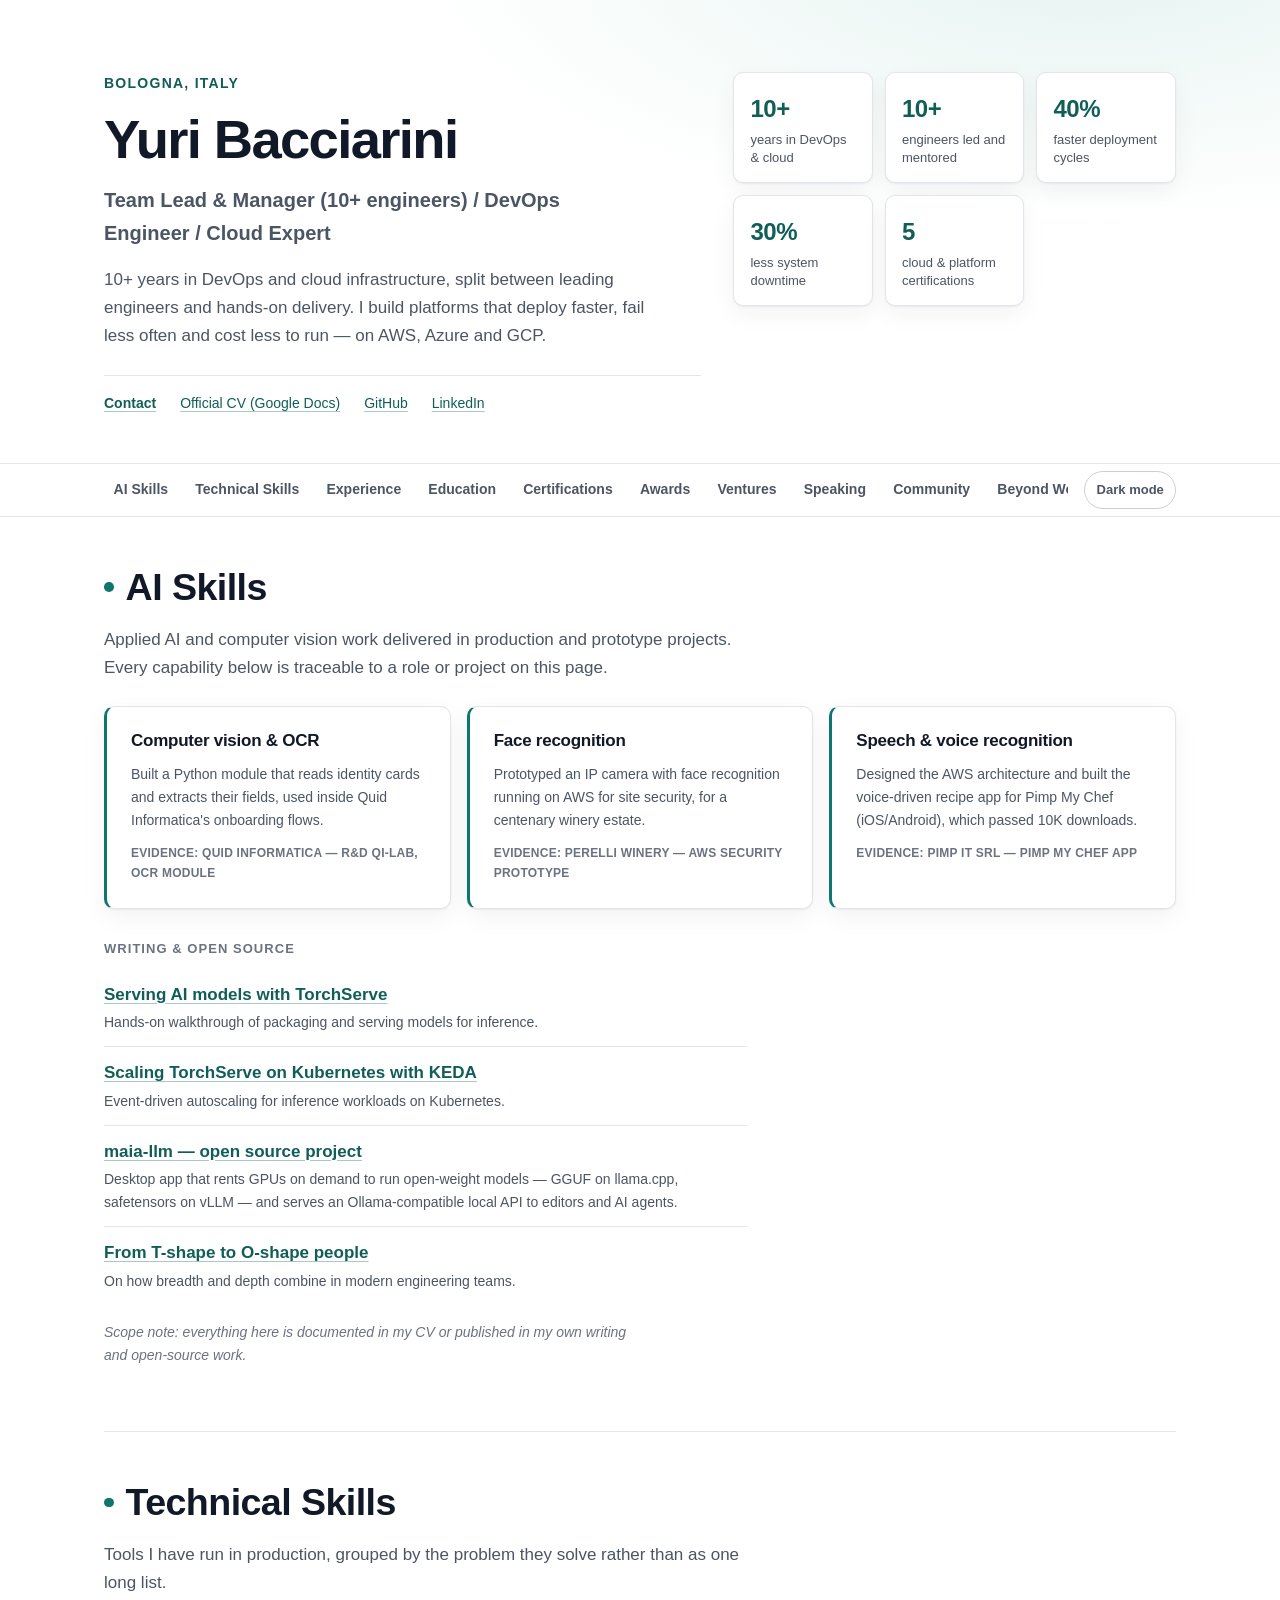
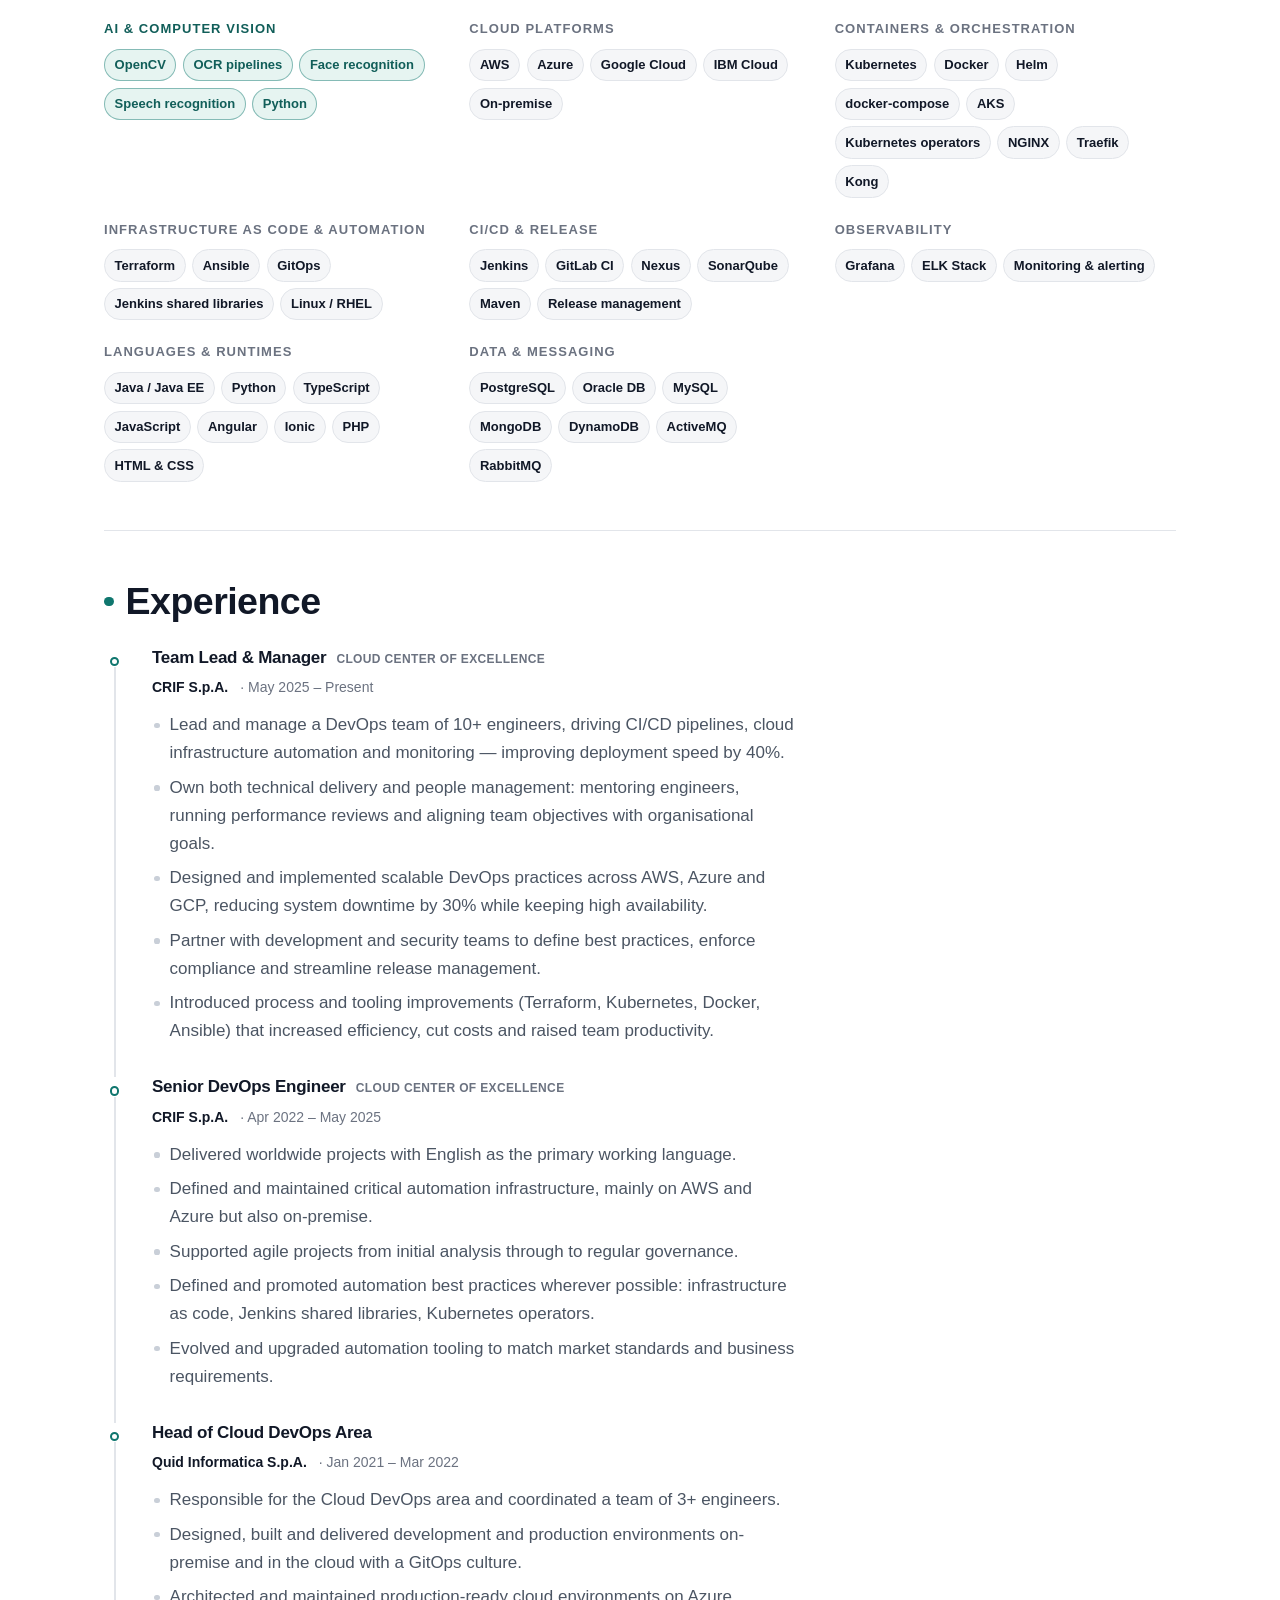
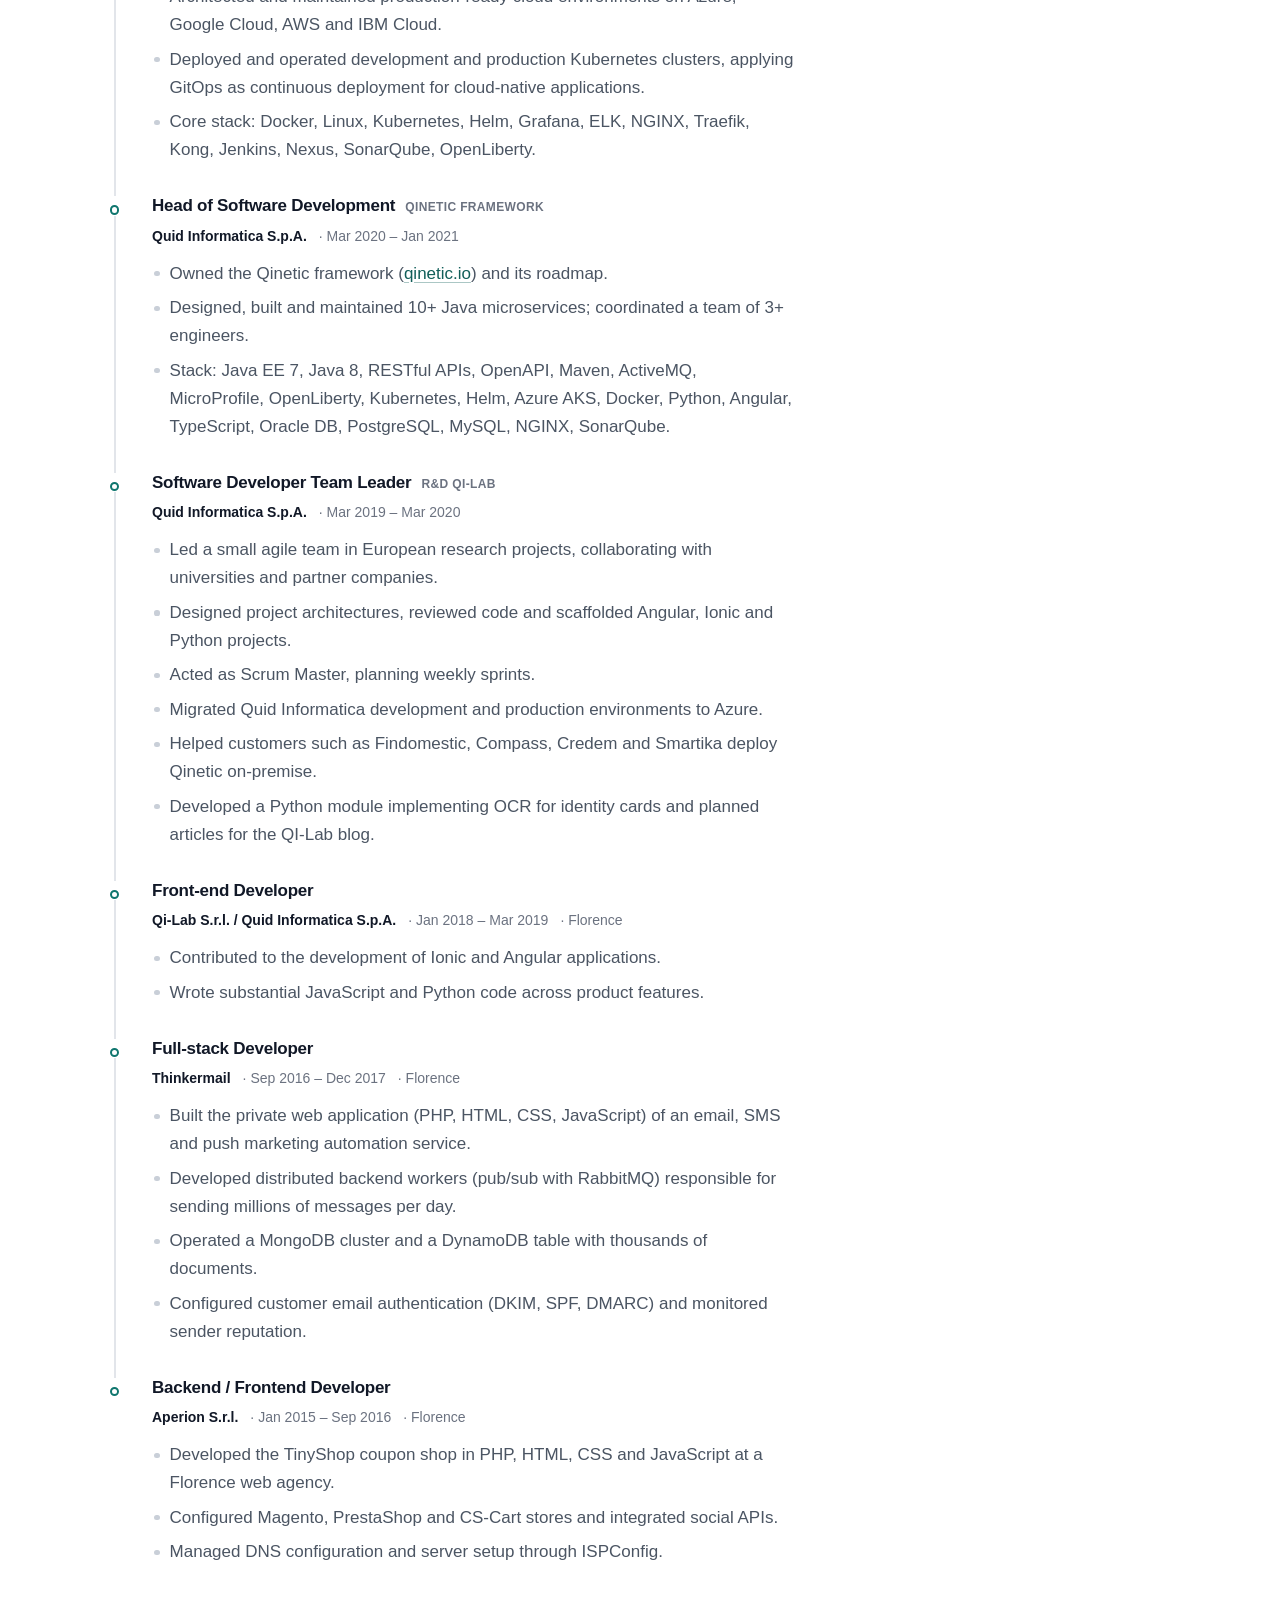
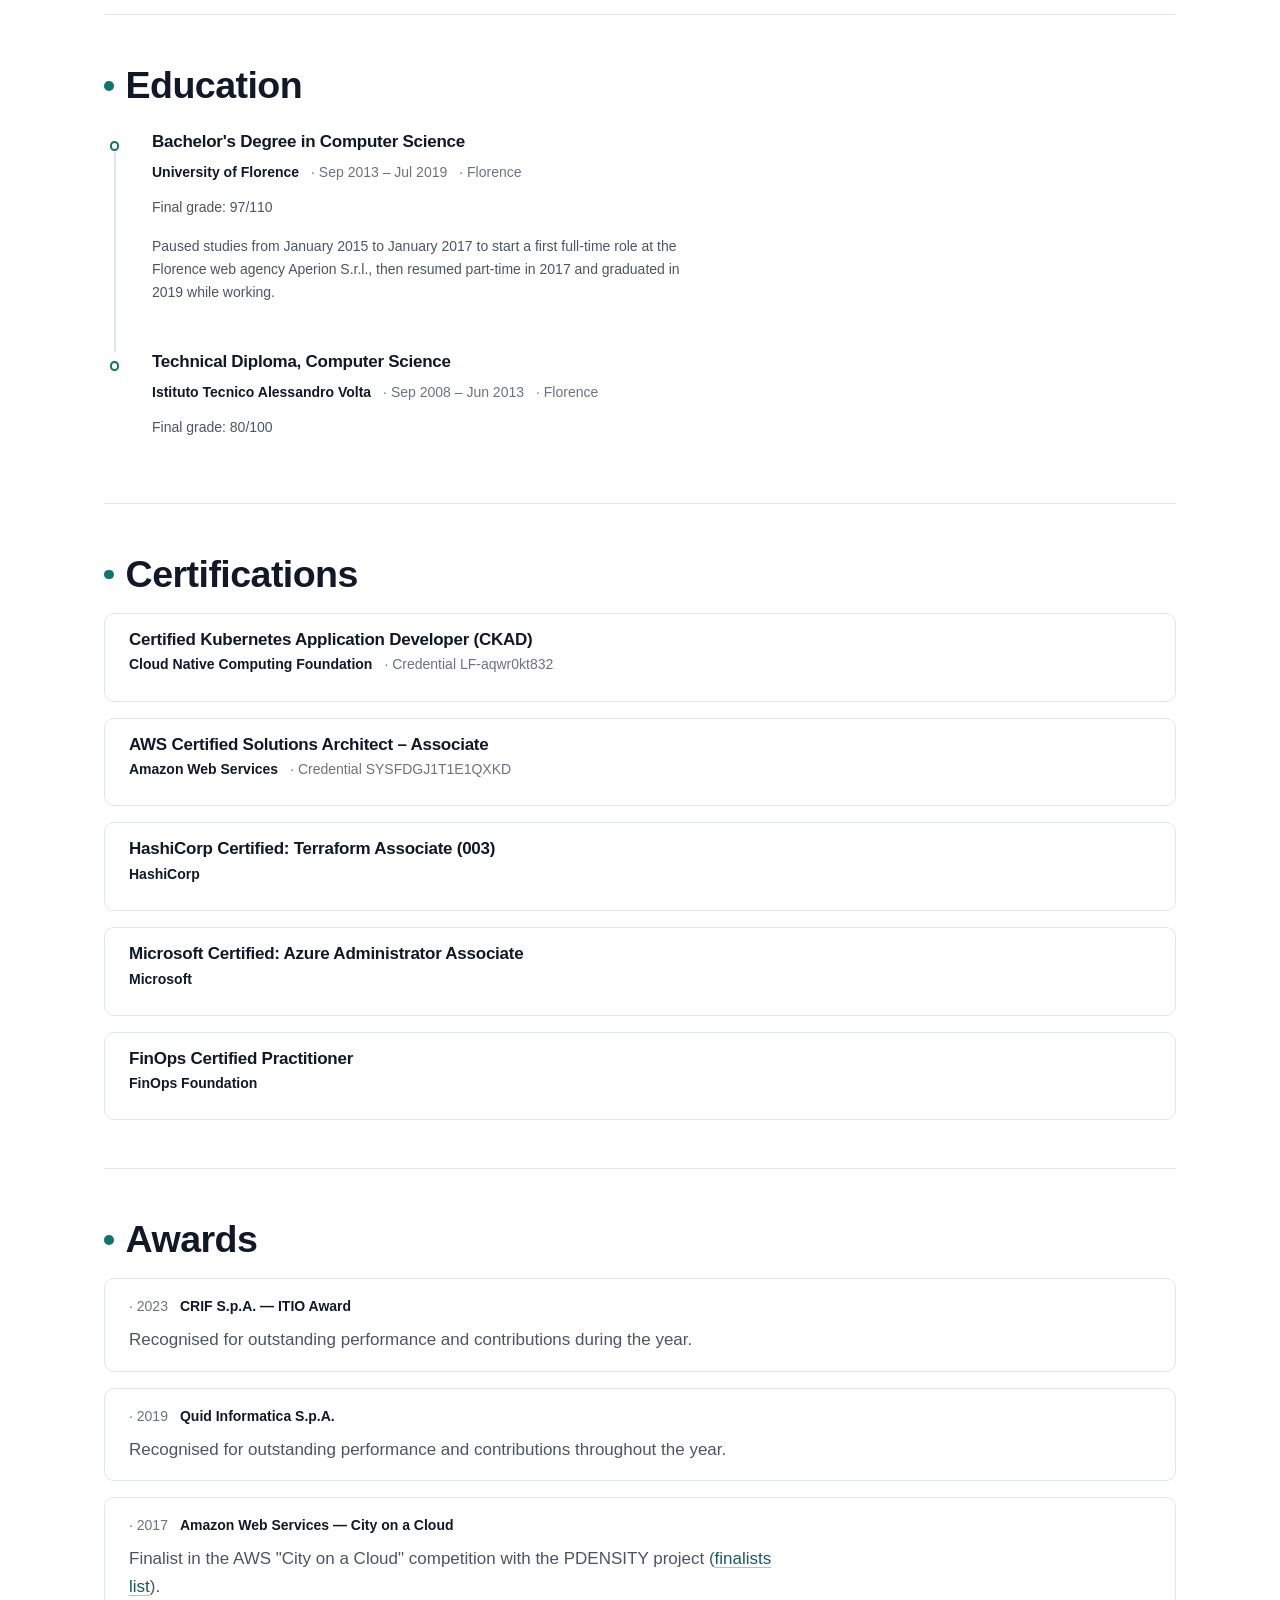
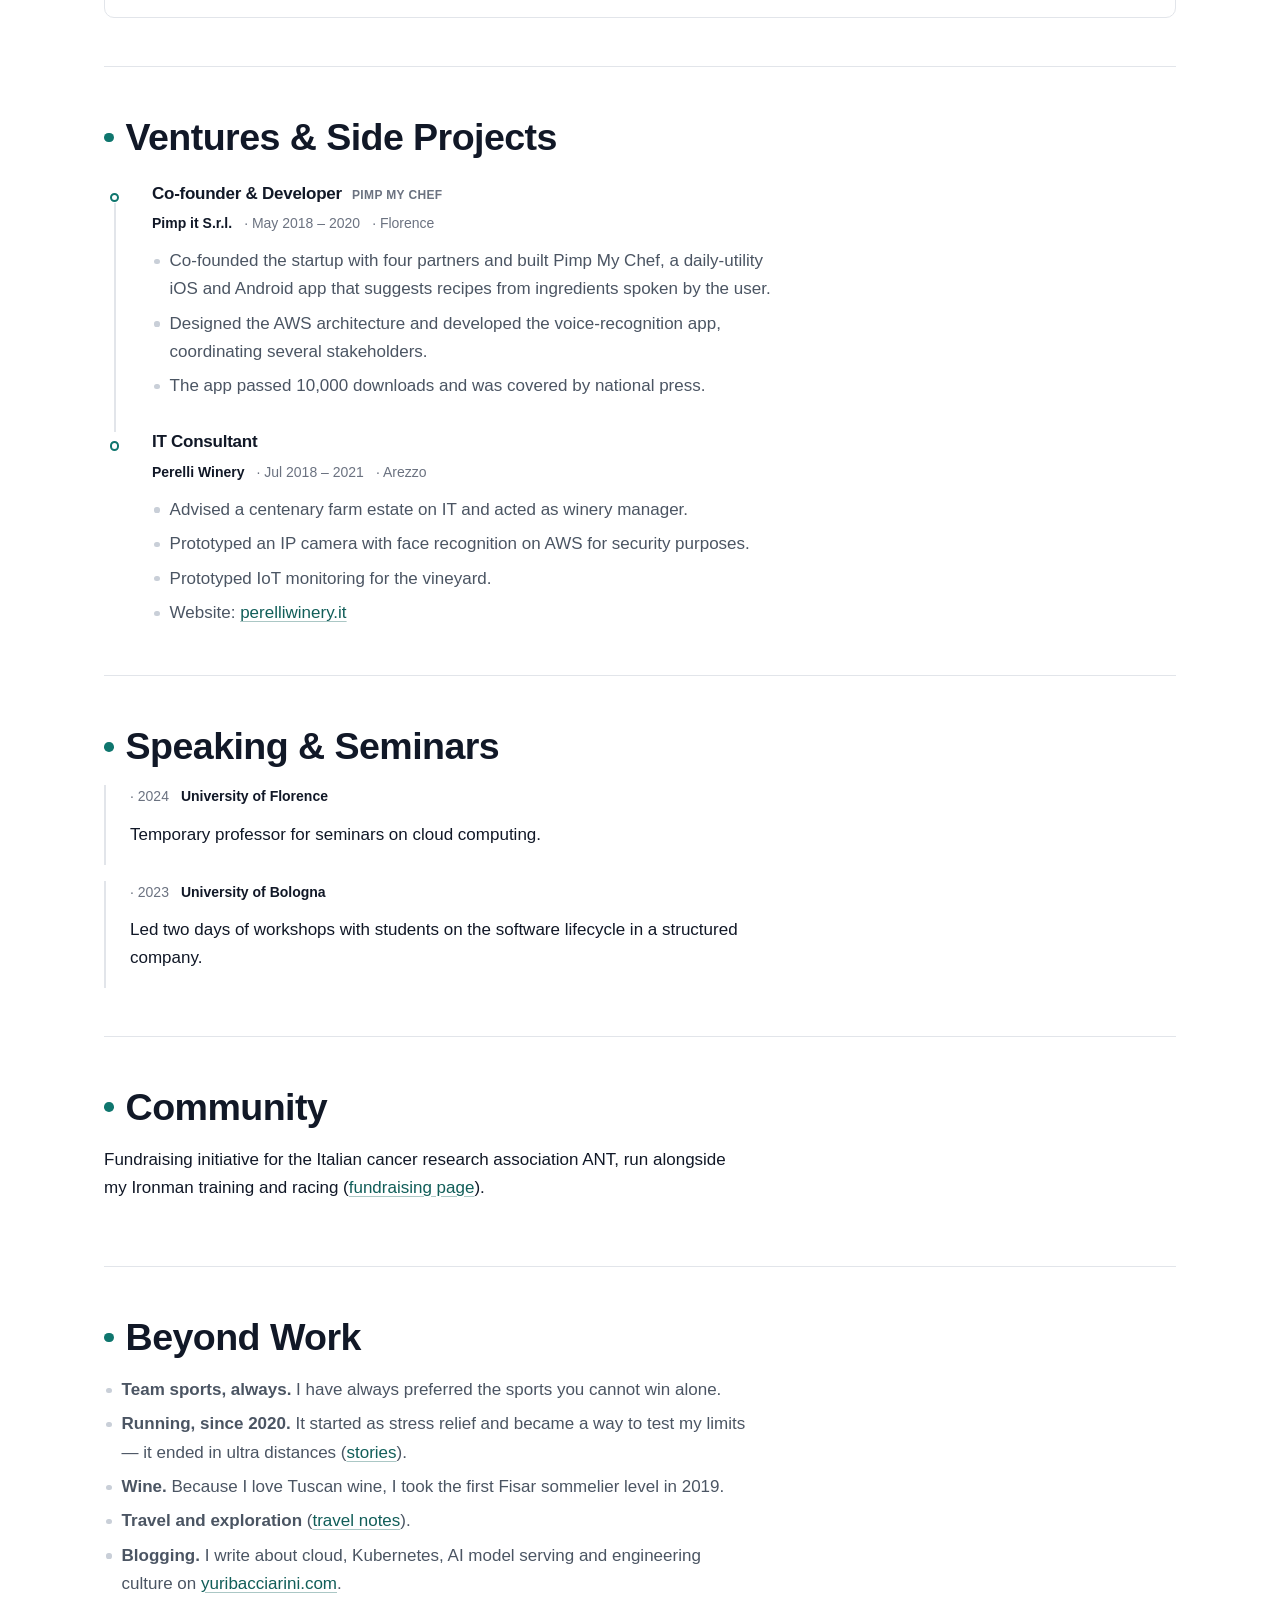
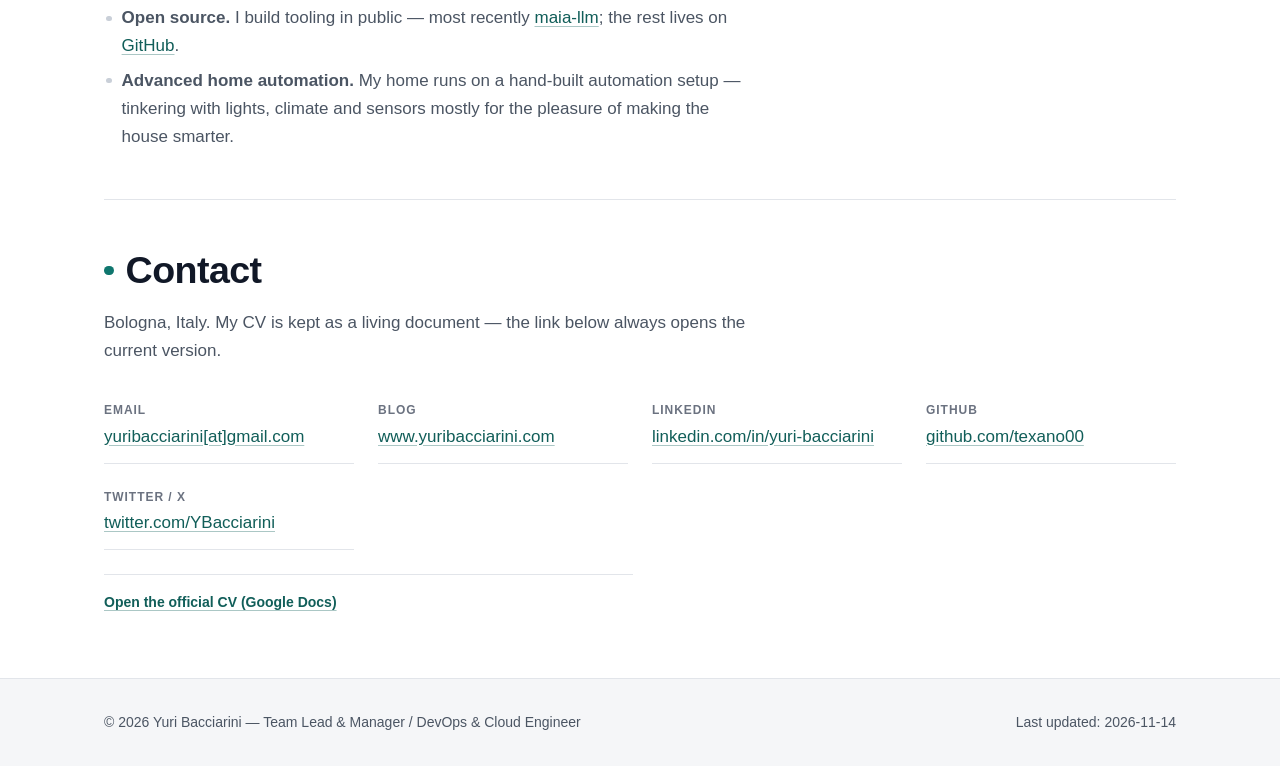
<file: index.html>
<!DOCTYPE html>
<html lang="en">
<head>
  <meta charset="utf-8">
  <meta name="viewport" content="width=device-width, initial-scale=1">
  <title>Yuri Bacciarini — Team Lead, DevOps &amp; Cloud Engineer</title>
  <meta name="description" content="Yuri Bacciarini: team lead and manager of 10+ engineers, DevOps and cloud expert in Kubernetes, Terraform and CI/CD. Based in Bologna, Italy.">
  <link rel="canonical" href="https://texano00.github.io/">
  <meta name="color-scheme" content="light dark">
  <meta name="author" content="Yuri Bacciarini">

  <meta property="og:type" content="profile">
  <meta property="og:site_name" content="Yuri Bacciarini — CV">
  <meta property="og:title" content="Yuri Bacciarini — Team Lead &amp; Manager / DevOps &amp; Cloud Engineer">
  <meta property="og:description" content="Team lead and manager of 10+ engineers. Kubernetes, Terraform, CI/CD, AI-enabled engineering. 10+ years across AWS, Azure and GCP.">
  <meta property="og:url" content="https://texano00.github.io/">
  <meta property="og:image" content="https://texano00.github.io/assets/img/og-card.png">
  <meta property="og:image:width" content="1200">
  <meta property="og:image:height" content="630">
  <meta property="og:image:alt" content="Yuri Bacciarini — Team Lead and Cloud DevOps Engineer">
  <meta name="twitter:card" content="summary_large_image">
  <meta name="twitter:creator" content="@YBacciarini">

  <link rel="icon" href="/favicon.svg" type="image/svg+xml">
  <link rel="stylesheet" href="/assets/css/styles.css">
  <script src="/assets/js/enhance.js" defer></script>

  <script type="application/ld+json">
  {
    "@context": "https://schema.org",
    "@type": "Person",
    "name": "Yuri Bacciarini",
    "jobTitle": "Team Lead & Manager, DevOps Engineer, Cloud Expert",
    "url": "https://texano00.github.io/",
    "address": { "@type": "PostalAddress", "addressLocality": "Bologna", "addressCountry": "IT" },
    "sameAs": [
      "https://www.yuribacciarini.com",
      "https://www.linkedin.com/in/yuri-bacciarini/",
      "https://github.com/texano00",
      "https://twitter.com/YBacciarini"
    ],
    "alumniOf": [
      { "@type": "CollegeOrUniversity", "name": "University of Florence" },
      { "@type": "EducationalOrganization", "name": "Istituto Tecnico Alessandro Volta" }
    ],
    "knowsAbout": [
      "Kubernetes", "Terraform", "CI/CD", "AWS", "Azure", "Google Cloud Platform",
      "Computer vision", "Optical character recognition", "Voice recognition"
    ]
  }
  </script>
</head>
<body id="top">
  <a class="skip-link" href="#main">Skip to content</a>

  <header class="site-header">
    <div class="wrap header-grid">
      <div>
        <p class="eyebrow">Bologna, Italy</p>
        <h1>Yuri Bacciarini</h1>
        <p class="headline">Team Lead &amp; Manager (10+ engineers) / DevOps Engineer / Cloud Expert</p>
        <p class="lede">
          10+ years in DevOps and cloud infrastructure, split between leading engineers and hands-on
          delivery. I build platforms that deploy faster, fail less often and cost less to run — on
          AWS, Azure and GCP.
        </p>
        <ul class="header-links" aria-label="Primary links">
          <li><a class="link-strong" href="#contact">Contact</a></li>
          <li><a href="https://docs.google.com/document/d/12EyI4fLhahsGvDl3avVvwXqUk6pJqJ3SpasptYkpA8Y/edit?usp=sharing&amp;ref=yuribacciarini.com" rel="noopener noreferrer">Official CV (Google Docs)</a></li>
          <li><a href="https://github.com/texano00" rel="noopener noreferrer">GitHub</a></li>
          <li><a href="https://www.linkedin.com/in/yuri-bacciarini/" rel="noopener noreferrer">LinkedIn</a></li>
        </ul>
      </div>
      <ul class="metrics" aria-label="Career highlights">
        <li class="metric">
          <span class="metric-value">10+</span>
          <span class="metric-label">years in DevOps &amp; cloud</span>
        </li>
        <li class="metric">
          <span class="metric-value">10+</span>
          <span class="metric-label">engineers led and mentored</span>
        </li>
        <li class="metric">
          <span class="metric-value">40%</span>
          <span class="metric-label">faster deployment cycles</span>
        </li>
        <li class="metric">
          <span class="metric-value">30%</span>
          <span class="metric-label">less system downtime</span>
        </li>
        <li class="metric">
          <span class="metric-value">5</span>
          <span class="metric-label">cloud &amp; platform certifications</span>
        </li>
      </ul>
    </div>
  </header>

  <nav class="site-nav" aria-label="Sections">
    <div class="wrap nav-inner">
      <ul class="nav-list">
        <li><a href="#ai-skills">AI Skills</a></li>
        <li><a href="#skills">Technical Skills</a></li>
        <li><a href="#experience">Experience</a></li>
        <li><a href="#education">Education</a></li>
        <li><a href="#certifications">Certifications</a></li>
        <li><a href="#awards">Awards</a></li>
        <li><a href="#ventures">Ventures</a></li>
        <li><a href="#speaking">Speaking</a></li>
        <li><a href="#community">Community</a></li>
        <li><a href="#hobbies">Beyond Work</a></li>
        <li><a href="#contact">Contact</a></li>
      </ul>
      <button type="button" class="theme-toggle" data-theme-toggle hidden aria-pressed="false">Dark mode</button>
    </div>
  </nav>

  <main id="main">
    <div class="wrap">

      <section id="ai-skills" class="section" aria-labelledby="ai-skills-title">
        <h2 id="ai-skills-title">AI Skills</h2>
        <p class="section-intro">
          Applied AI and computer vision work delivered in production and prototype projects. Every
          capability below is traceable to a role or project on this page.
        </p>
        <ul class="card-grid">
          <li class="card">
            <h3>Computer vision &amp; OCR</h3>
            <p>
              Built a Python module that reads identity cards and extracts their fields, used inside
              Quid Informatica's onboarding flows.
            </p>
            <p class="evidence">Evidence: Quid Informatica — R&amp;D QI-Lab, OCR module</p>
          </li>
          <li class="card">
            <h3>Face recognition</h3>
            <p>
              Prototyped an IP camera with face recognition running on AWS for site security, for a
              centenary winery estate.
            </p>
            <p class="evidence">Evidence: Perelli Winery — AWS security prototype</p>
          </li>
          <li class="card">
            <h3>Speech &amp; voice recognition</h3>
            <p>
              Designed the AWS architecture and built the voice-driven recipe app for Pimp My Chef
              (iOS/Android), which passed 10K downloads.
            </p>
            <p class="evidence">Evidence: Pimp it srl — Pimp My Chef app</p>
          </li>
        </ul>

        <h3 class="subsection-title">Writing &amp; open source</h3>
        <ul class="link-list">
          <li>
            <a href="https://yuribacciarini.com/serve-ai-models-using-torchserve/" rel="noopener noreferrer">Serving AI models with TorchServe</a>
            <span class="link-note">Hands-on walkthrough of packaging and serving models for inference.</span>
          </li>
          <li>
            <a href="https://yuribacciarini.com/how-torchserve-could-scale-in-a-kubernetes-environment-using-keda/" rel="noopener noreferrer">Scaling TorchServe on Kubernetes with KEDA</a>
            <span class="link-note">Event-driven autoscaling for inference workloads on Kubernetes.</span>
          </li>
          <li>
            <a href="https://github.com/texano00/maia-llm" rel="noopener noreferrer">maia-llm — open source project</a>
            <span class="link-note">Desktop app that rents GPUs on demand to run open-weight models — GGUF on llama.cpp, safetensors on vLLM — and serves an Ollama-compatible local API to editors and AI agents.</span>
          </li>
          <li>
            <a href="https://yuribacciarini.com/from-t-shape-to-o-shape-people/" rel="noopener noreferrer">From T-shape to O-shape people</a>
            <span class="link-note">On how breadth and depth combine in modern engineering teams.</span>
          </li>
        </ul>
        <p class="section-note">
          Scope note: everything here is documented in my CV or published in my own writing and
          open-source work.
        </p>
      </section>

      <section id="skills" class="section" aria-labelledby="skills-title">
        <h2 id="skills-title">Technical Skills</h2>
        <p class="section-intro">
          Tools I have run in production, grouped by the problem they solve rather than as one long
          list.
        </p>

        <div class="skill-groups">
          <div class="skill-group skill-group--attention">
            <h3>AI &amp; Computer Vision</h3>
            <ul class="chips">
              <li>OpenCV</li>
              <li>OCR pipelines</li>
              <li>Face recognition</li>
              <li>Speech recognition</li>
              <li>Python</li>
            </ul>
          </div>
          <div class="skill-group">
            <h3>Cloud Platforms</h3>
            <ul class="chips">
              <li>AWS</li>
              <li>Azure</li>
              <li>Google Cloud</li>
              <li>IBM Cloud</li>
              <li>On-premise</li>
            </ul>
          </div>
          <div class="skill-group">
            <h3>Containers &amp; Orchestration</h3>
            <ul class="chips">
              <li>Kubernetes</li>
              <li>Docker</li>
              <li>Helm</li>
              <li>docker-compose</li>
              <li>AKS</li>
              <li>Kubernetes operators</li>
              <li>NGINX</li>
              <li>Traefik</li>
              <li>Kong</li>
            </ul>
          </div>
          <div class="skill-group">
            <h3>Infrastructure as Code &amp; Automation</h3>
            <ul class="chips">
              <li>Terraform</li>
              <li>Ansible</li>
              <li>GitOps</li>
              <li>Jenkins shared libraries</li>
              <li>Linux / RHEL</li>
            </ul>
          </div>
          <div class="skill-group">
            <h3>CI/CD &amp; Release</h3>
            <ul class="chips">
              <li>Jenkins</li>
              <li>GitLab CI</li>
              <li>Nexus</li>
              <li>SonarQube</li>
              <li>Maven</li>
              <li>Release management</li>
            </ul>
          </div>
          <div class="skill-group">
            <h3>Observability</h3>
            <ul class="chips">
              <li>Grafana</li>
              <li>ELK Stack</li>
              <li>Monitoring &amp; alerting</li>
            </ul>
          </div>
          <div class="skill-group">
            <h3>Languages &amp; Runtimes</h3>
            <ul class="chips">
              <li>Java / Java EE</li>
              <li>Python</li>
              <li>TypeScript</li>
              <li>JavaScript</li>
              <li>Angular</li>
              <li>Ionic</li>
              <li>PHP</li>
              <li>HTML &amp; CSS</li>
            </ul>
          </div>
          <div class="skill-group">
            <h3>Data &amp; Messaging</h3>
            <ul class="chips">
              <li>PostgreSQL</li>
              <li>Oracle DB</li>
              <li>MySQL</li>
              <li>MongoDB</li>
              <li>DynamoDB</li>
              <li>ActiveMQ</li>
              <li>RabbitMQ</li>
            </ul>
          </div>
        </div>
      </section>

      <section id="experience" class="section" aria-labelledby="experience-title">
        <h2 id="experience-title">Experience</h2>

        <ol class="timeline">
          <li class="timeline-item">
            <h3>Team Lead &amp; Manager <span class="role-note">Cloud Center of Excellence</span></h3>
            <p class="entry-meta">
              <span class="org">CRIF S.p.A.</span>
              <span class="period">May 2025 – Present</span>
            </p>
            <ul class="bullets">
              <li>Lead and manage a DevOps team of 10+ engineers, driving CI/CD pipelines, cloud infrastructure automation and monitoring — improving deployment speed by 40%.</li>
              <li>Own both technical delivery and people management: mentoring engineers, running performance reviews and aligning team objectives with organisational goals.</li>
              <li>Designed and implemented scalable DevOps practices across AWS, Azure and GCP, reducing system downtime by 30% while keeping high availability.</li>
              <li>Partner with development and security teams to define best practices, enforce compliance and streamline release management.</li>
              <li>Introduced process and tooling improvements (Terraform, Kubernetes, Docker, Ansible) that increased efficiency, cut costs and raised team productivity.</li>
            </ul>
          </li>

          <li class="timeline-item">
            <h3>Senior DevOps Engineer <span class="role-note">Cloud Center of Excellence</span></h3>
            <p class="entry-meta">
              <span class="org">CRIF S.p.A.</span>
              <span class="period">Apr 2022 – May 2025</span>
            </p>
            <ul class="bullets">
              <li>Delivered worldwide projects with English as the primary working language.</li>
              <li>Defined and maintained critical automation infrastructure, mainly on AWS and Azure but also on-premise.</li>
              <li>Supported agile projects from initial analysis through to regular governance.</li>
              <li>Defined and promoted automation best practices wherever possible: infrastructure as code, Jenkins shared libraries, Kubernetes operators.</li>
              <li>Evolved and upgraded automation tooling to match market standards and business requirements.</li>
            </ul>
          </li>

          <li class="timeline-item">
            <h3>Head of Cloud DevOps Area</h3>
            <p class="entry-meta">
              <span class="org">Quid Informatica S.p.A.</span>
              <span class="period">Jan 2021 – Mar 2022</span>
            </p>
            <ul class="bullets">
              <li>Responsible for the Cloud DevOps area and coordinated a team of 3+ engineers.</li>
              <li>Designed, built and delivered development and production environments on-premise and in the cloud with a GitOps culture.</li>
              <li>Architected and maintained production-ready cloud environments on Azure, Google Cloud, AWS and IBM Cloud.</li>
              <li>Deployed and operated development and production Kubernetes clusters, applying GitOps as continuous deployment for cloud-native applications.</li>
              <li>Core stack: Docker, Linux, Kubernetes, Helm, Grafana, ELK, NGINX, Traefik, Kong, Jenkins, Nexus, SonarQube, OpenLiberty.</li>
            </ul>
          </li>

          <li class="timeline-item">
            <h3>Head of Software Development <span class="role-note">Qinetic Framework</span></h3>
            <p class="entry-meta">
              <span class="org">Quid Informatica S.p.A.</span>
              <span class="period">Mar 2020 – Jan 2021</span>
            </p>
            <ul class="bullets">
              <li>Owned the Qinetic framework (<a href="https://qinetic.io/" rel="noopener noreferrer">qinetic.io</a>) and its roadmap.</li>
              <li>Designed, built and maintained 10+ Java microservices; coordinated a team of 3+ engineers.</li>
              <li>Stack: Java EE 7, Java 8, RESTful APIs, OpenAPI, Maven, ActiveMQ, MicroProfile, OpenLiberty, Kubernetes, Helm, Azure AKS, Docker, Python, Angular, TypeScript, Oracle DB, PostgreSQL, MySQL, NGINX, SonarQube.</li>
            </ul>
          </li>

          <li class="timeline-item">
            <h3>Software Developer Team Leader <span class="role-note">R&amp;D QI-Lab</span></h3>
            <p class="entry-meta">
              <span class="org">Quid Informatica S.p.A.</span>
              <span class="period">Mar 2019 – Mar 2020</span>
            </p>
            <ul class="bullets">
              <li>Led a small agile team in European research projects, collaborating with universities and partner companies.</li>
              <li>Designed project architectures, reviewed code and scaffolded Angular, Ionic and Python projects.</li>
              <li>Acted as Scrum Master, planning weekly sprints.</li>
              <li>Migrated Quid Informatica development and production environments to Azure.</li>
              <li>Helped customers such as Findomestic, Compass, Credem and Smartika deploy Qinetic on-premise.</li>
              <li>Developed a Python module implementing OCR for identity cards and planned articles for the QI-Lab blog.</li>
            </ul>
          </li>

          <li class="timeline-item">
            <h3>Front-end Developer</h3>
            <p class="entry-meta">
              <span class="org">Qi-Lab S.r.l. / Quid Informatica S.p.A.</span>
              <span class="period">Jan 2018 – Mar 2019</span>
              <span class="location">Florence</span>
            </p>
            <ul class="bullets">
              <li>Contributed to the development of Ionic and Angular applications.</li>
              <li>Wrote substantial JavaScript and Python code across product features.</li>
            </ul>
          </li>

          <li class="timeline-item">
            <h3>Full-stack Developer</h3>
            <p class="entry-meta">
              <span class="org">Thinkermail</span>
              <span class="period">Sep 2016 – Dec 2017</span>
              <span class="location">Florence</span>
            </p>
            <ul class="bullets">
              <li>Built the private web application (PHP, HTML, CSS, JavaScript) of an email, SMS and push marketing automation service.</li>
              <li>Developed distributed backend workers (pub/sub with RabbitMQ) responsible for sending millions of messages per day.</li>
              <li>Operated a MongoDB cluster and a DynamoDB table with thousands of documents.</li>
              <li>Configured customer email authentication (DKIM, SPF, DMARC) and monitored sender reputation.</li>
            </ul>
          </li>

          <li class="timeline-item">
            <h3>Backend / Frontend Developer</h3>
            <p class="entry-meta">
              <span class="org">Aperion S.r.l.</span>
              <span class="period">Jan 2015 – Sep 2016</span>
              <span class="location">Florence</span>
            </p>
            <ul class="bullets">
              <li>Developed the TinyShop coupon shop in PHP, HTML, CSS and JavaScript at a Florence web agency.</li>
              <li>Configured Magento, PrestaShop and CS-Cart stores and integrated social APIs.</li>
              <li>Managed DNS configuration and server setup through ISPConfig.</li>
            </ul>
          </li>
        </ol>
      </section>

      <section id="education" class="section" aria-labelledby="education-title">
        <h2 id="education-title">Education</h2>
        <ol class="timeline timeline--compact">
          <li class="timeline-item">
            <h3>Bachelor's Degree in Computer Science</h3>
            <p class="entry-meta">
              <span class="org">University of Florence</span>
              <span class="period">Sep 2013 – Jul 2019</span>
              <span class="location">Florence</span>
            </p>
            <p class="entry-result">Final grade: 97/110</p>
            <p class="entry-note">
              Paused studies from January 2015 to January 2017 to start a first full-time role at the
              Florence web agency Aperion S.r.l., then resumed part-time in 2017 and graduated in 2019
              while working.
            </p>
          </li>
          <li class="timeline-item">
            <h3>Technical Diploma, Computer Science</h3>
            <p class="entry-meta">
              <span class="org">Istituto Tecnico Alessandro Volta</span>
              <span class="period">Sep 2008 – Jun 2013</span>
              <span class="location">Florence</span>
            </p>
            <p class="entry-result">Final grade: 80/100</p>
          </li>
        </ol>
      </section>

      <section id="certifications" class="section" aria-labelledby="certifications-title">
        <h2 id="certifications-title">Certifications</h2>
        <ul class="cert-list">
          <li>
            <h3>Certified Kubernetes Application Developer (CKAD)</h3>
            <p class="entry-meta"><span class="org">Cloud Native Computing Foundation</span><span class="period">Credential LF-aqwr0kt832</span></p>
          </li>
          <li>
            <h3>AWS Certified Solutions Architect – Associate</h3>
            <p class="entry-meta"><span class="org">Amazon Web Services</span><span class="period">Credential SYSFDGJ1T1E1QXKD</span></p>
          </li>
          <li>
            <h3>HashiCorp Certified: Terraform Associate (003)</h3>
            <p class="entry-meta"><span class="org">HashiCorp</span></p>
          </li>
          <li>
            <h3>Microsoft Certified: Azure Administrator Associate</h3>
            <p class="entry-meta"><span class="org">Microsoft</span></p>
          </li>
          <li>
            <h3>FinOps Certified Practitioner</h3>
            <p class="entry-meta"><span class="org">FinOps Foundation</span></p>
          </li>
        </ul>
      </section>

      <section id="awards" class="section" aria-labelledby="awards-title">
        <h2 id="awards-title">Awards</h2>
        <ul class="award-list">
          <li>
            <p class="entry-meta"><span class="period">2023</span><span class="org">CRIF S.p.A. — ITIO Award</span></p>
            <p>Recognised for outstanding performance and contributions during the year.</p>
          </li>
          <li>
            <p class="entry-meta"><span class="period">2019</span><span class="org">Quid Informatica S.p.A.</span></p>
            <p>Recognised for outstanding performance and contributions throughout the year.</p>
          </li>
          <li>
            <p class="entry-meta"><span class="period">2017</span><span class="org">Amazon Web Services — City on a Cloud</span></p>
            <p>
              Finalist in the AWS "City on a Cloud" competition with the PDENSITY project
              (<a href="https://aws.amazon.com/it/stateandlocal/cityonacloud/2017finalists/#Dream_Big_large" rel="noopener noreferrer">finalists list</a>).
            </p>
          </li>
        </ul>
      </section>

      <section id="ventures" class="section" aria-labelledby="ventures-title">
        <h2 id="ventures-title">Ventures &amp; Side Projects</h2>
        <ol class="timeline timeline--compact">
          <li class="timeline-item">
            <h3>Co-founder &amp; Developer <span class="role-note">Pimp My Chef</span></h3>
            <p class="entry-meta">
              <span class="org">Pimp it S.r.l.</span>
              <span class="period">May 2018 – 2020</span>
              <span class="location">Florence</span>
            </p>
            <ul class="bullets">
              <li>Co-founded the startup with four partners and built Pimp My Chef, a daily-utility iOS and Android app that suggests recipes from ingredients spoken by the user.</li>
              <li>Designed the AWS architecture and developed the voice-recognition app, coordinating several stakeholders.</li>
              <li>The app passed 10,000 downloads and was covered by national press.</li>
            </ul>
          </li>
          <li class="timeline-item">
            <h3>IT Consultant</h3>
            <p class="entry-meta">
              <span class="org">Perelli Winery</span>
              <span class="period">Jul 2018 – 2021</span>
              <span class="location">Arezzo</span>
            </p>
            <ul class="bullets">
              <li>Advised a centenary farm estate on IT and acted as winery manager.</li>
              <li>Prototyped an IP camera with face recognition on AWS for security purposes.</li>
              <li>Prototyped IoT monitoring for the vineyard.</li>
              <li>Website: <a href="https://www.perelliwinery.it" rel="noopener noreferrer">perelliwinery.it</a></li>
            </ul>
          </li>
        </ol>
      </section>

      <section id="speaking" class="section" aria-labelledby="speaking-title">
        <h2 id="speaking-title">Speaking &amp; Seminars</h2>
        <ul class="plain-list plain-list--spaced">
          <li>
            <p class="entry-meta"><span class="period">2024</span><span class="org">University of Florence</span></p>
            <p>Temporary professor for seminars on cloud computing.</p>
          </li>
          <li>
            <p class="entry-meta"><span class="period">2023</span><span class="org">University of Bologna</span></p>
            <p>Led two days of workshops with students on the software lifecycle in a structured company.</p>
          </li>
        </ul>
      </section>

      <section id="community" class="section" aria-labelledby="community-title">
        <h2 id="community-title">Community</h2>
        <p>
          Fundraising initiative for the Italian cancer research association ANT, run alongside my
          Ironman training and racing
          (<a href="https://insieme.ant.it/fundraisers/yuri" rel="noopener noreferrer">fundraising page</a>).
        </p>
      </section>

      <section id="hobbies" class="section" aria-labelledby="hobbies-title">
        <h2 id="hobbies-title">Beyond Work</h2>
        <ul class="bullets">
          <li><strong>Team sports, always.</strong> I have always preferred the sports you cannot win alone.</li>
          <li>
            <strong>Running, since 2020.</strong> It started as stress relief and became a way to test my
            limits — it ended in ultra distances
            (<a href="https://www.yuribacciarini.com/sports" rel="noopener noreferrer">stories</a>).
          </li>
          <li><strong>Wine.</strong> Because I love Tuscan wine, I took the first Fisar sommelier level in 2019.</li>
          <li>
            <strong>Travel and exploration</strong>
            (<a href="https://www.yuribacciarini.com/travel/" rel="noopener noreferrer">travel notes</a>).
          </li>
          <li>
            <strong>Blogging.</strong> I write about cloud, Kubernetes, AI model serving and engineering
            culture on <a href="https://www.yuribacciarini.com" rel="noopener noreferrer">yuribacciarini.com</a>.
          </li>
          <li>
            <strong>Open source.</strong> I build tooling in public — most recently
            <a href="https://github.com/texano00/maia-llm" rel="noopener noreferrer">maia-llm</a>; the rest
            lives on <a href="https://github.com/texano00" rel="noopener noreferrer">GitHub</a>.
          </li>
          <li>
            <strong>Advanced home automation.</strong> My home runs on a hand-built automation setup —
            tinkering with lights, climate and sensors mostly for the pleasure of making the house
            smarter.
          </li>
        </ul>
      </section>

      <section id="contact" class="section section--contact" aria-labelledby="contact-title">
        <h2 id="contact-title">Contact</h2>
        <p class="section-intro">
          Bologna, Italy. My CV is kept as a living document — the link below always opens the
          current version.
        </p>
        <ul class="contact-list">
          <li>
            <span class="contact-label">Email</span>
            <span data-email data-user="yuribacciarini" data-domain="gmail.com">yuribacciarini[at]gmail.com</span>
          </li>
          <li>
            <span class="contact-label">Blog</span>
            <a href="https://www.yuribacciarini.com" rel="noopener noreferrer">www.yuribacciarini.com</a>
          </li>
          <li>
            <span class="contact-label">LinkedIn</span>
            <a href="https://www.linkedin.com/in/yuri-bacciarini/" rel="noopener noreferrer">linkedin.com/in/yuri-bacciarini</a>
          </li>
          <li>
            <span class="contact-label">GitHub</span>
            <a href="https://github.com/texano00" rel="noopener noreferrer">github.com/texano00</a>
          </li>
          <li>
            <span class="contact-label">Twitter / X</span>
            <a href="https://twitter.com/YBacciarini" rel="noopener noreferrer">twitter.com/YBacciarini</a>
          </li>
        </ul>
        <p class="download-block">
          <a class="link-strong" href="https://docs.google.com/document/d/12EyI4fLhahsGvDl3avVvwXqUk6pJqJ3SpasptYkpA8Y/edit?usp=sharing&amp;ref=yuribacciarini.com" rel="noopener noreferrer">Open the official CV (Google Docs)</a>
        </p>
      </section>

    </div>
  </main>

  <footer class="site-footer">
    <div class="wrap footer-inner">
      <p>© 2026 Yuri Bacciarini — Team Lead &amp; Manager / DevOps &amp; Cloud Engineer</p>
      <p class="last-updated">Last updated: <time datetime="2026-11-14">2026-11-14</time></p>
    </div>
  </footer>
</body>
</html>
</file>
<file: assets/css/styles.css>
/* =========================================================================
   Yuri Bacciarini — CV site
   Tokens, layout, components, responsive, print. No frameworks, no webfonts.
   ========================================================================= */

/* ---------- Design tokens ---------- */
:root {
  color-scheme: light;

  --bg: #ffffff;
  --bg-soft: #f5f6f8;
  --bg-raised: #ffffff;
  --fg: #111827;
  --fg-muted: #4b5563;
  --fg-faint: #6b7280;
  --accent: #0f766e;
  --accent-strong: #115e59;
  --accent-soft: #e6f4f1;
  --border: #e2e5ea;
  --border-strong: #c9cfd8;
  --shadow: 0 1px 2px rgba(17, 24, 39, 0.06), 0 8px 24px rgba(17, 24, 39, 0.05);

  --font-sans: -apple-system, BlinkMacSystemFont, "Segoe UI", Roboto, "Helvetica Neue",
    Arial, "Noto Sans", sans-serif;
  --font-mono: ui-monospace, SFMono-Regular, "SF Mono", Menlo, Consolas, monospace;

  --step--1: 0.875rem;
  --step-0: 1.0625rem;
  --step-1: 1.25rem;
  --step-2: 1.5rem;
  --step-3: clamp(1.75rem, 1.2rem + 1.6vw, 2.35rem);
  --step-4: clamp(2.25rem, 1.4rem + 3.4vw, 3.4rem);

  --space-1: 0.5rem;
  --space-2: 0.75rem;
  --space-3: 1rem;
  --space-4: 1.5rem;
  --space-5: 2rem;
  --space-6: 3rem;
  --space-7: 4.5rem;

  --measure: 68ch;
  --wrap: 72rem;
  --radius: 10px;
  --radius-lg: 16px;
  --ring: 0 0 0 3px rgba(15, 118, 110, 0.35);
}

@media (prefers-color-scheme: dark) {
  :root:not([data-theme="light"]) {
    color-scheme: dark;

    --bg: #0b1017;
    --bg-soft: #121a24;
    --bg-raised: #151e2a;
    --fg: #eef2f7;
    --fg-muted: #b3bdcb;
    --fg-faint: #93a0b1;
    --accent: #5eead4;
    --accent-strong: #99f6e4;
    --accent-soft: #10312e;
    --border: #22303f;
    --border-strong: #33475c;
    --shadow: 0 1px 2px rgba(0, 0, 0, 0.5), 0 8px 24px rgba(0, 0, 0, 0.35);
  }
}

:root[data-theme="dark"] {
  color-scheme: dark;

  --bg: #0b1017;
  --bg-soft: #121a24;
  --bg-raised: #151e2a;
  --fg: #eef2f7;
  --fg-muted: #b3bdcb;
  --fg-faint: #93a0b1;
  --accent: #5eead4;
  --accent-strong: #99f6e4;
  --accent-soft: #10312e;
  --border: #22303f;
  --border-strong: #33475c;
  --shadow: 0 1px 2px rgba(0, 0, 0, 0.5), 0 8px 24px rgba(0, 0, 0, 0.35);
}

/* ---------- Reset & base ---------- */
*,
*::before,
*::after {
  box-sizing: border-box;
}

html {
  -webkit-text-size-adjust: 100%;
  scroll-behavior: smooth;
  scroll-padding-top: 4.5rem;
}

body {
  margin: 0;
  background: var(--bg);
  color: var(--fg);
  font-family: var(--font-sans);
  font-size: var(--step-0);
  line-height: 1.65;
  -webkit-font-smoothing: antialiased;
  text-rendering: optimizeLegibility;
}

h1,
h2,
h3 {
  margin: 0 0 var(--space-2);
  line-height: 1.2;
  letter-spacing: -0.015em;
  text-wrap: balance;
}

h1 {
  font-size: var(--step-4);
  letter-spacing: -0.03em;
}

h2 {
  font-size: var(--step-3);
}

h3 {
  font-size: var(--step-1);
}

p {
  margin: 0 0 var(--space-3);
  max-width: var(--measure);
}

ul,
ol {
  margin: 0;
  padding: 0;
}

li {
  list-style: none;
}

a {
  color: var(--accent-strong);
  text-decoration-color: color-mix(in srgb, var(--accent-strong) 35%, transparent);
  text-underline-offset: 0.18em;
}

a:hover {
  text-decoration-color: currentColor;
}

strong {
  font-weight: 650;
}

:focus-visible {
  outline: 3px solid var(--accent);
  outline-offset: 2px;
  border-radius: 4px;
}

.wrap {
  width: 100%;
  max-width: var(--wrap);
  margin-inline: auto;
  padding-inline: clamp(1rem, 4vw, 2.5rem);
}

.skip-link {
  position: absolute;
  left: var(--space-3);
  top: -100px;
  z-index: 50;
  padding: var(--space-2) var(--space-3);
  background: var(--fg);
  color: var(--bg);
  border-radius: var(--radius);
  font-weight: 650;
  text-decoration: none;
  transition: top 0.15s ease;
}

.skip-link:focus-visible {
  top: var(--space-3);
}

/* ---------- Header ---------- */
.site-header {
  padding-block: var(--space-7) var(--space-6);
  background:
    radial-gradient(60rem 24rem at 85% -10%, var(--accent-soft), transparent 70%),
    var(--bg);
  border-bottom: 1px solid var(--border);
}

.site-header--compact {
  padding-block: var(--space-6);
}

.header-grid {
  display: grid;
  gap: var(--space-5);
}

.eyebrow {
  margin: 0 0 var(--space-2);
  font-size: var(--step--1);
  font-weight: 650;
  letter-spacing: 0.09em;
  text-transform: uppercase;
  color: var(--accent-strong);
}

.headline {
  margin: 0 0 var(--space-3);
  font-size: var(--step-1);
  font-weight: 550;
  color: var(--fg-muted);
  max-width: 46ch;
}

.lede {
  font-size: var(--step-0);
  color: var(--fg-muted);
  max-width: 58ch;
}

.header-links {
  display: flex;
  flex-wrap: wrap;
  gap: var(--space-2) var(--space-4);
  margin-top: var(--space-4);
  padding-top: var(--space-3);
  border-top: 1px solid var(--border);
  font-size: var(--step--1);
}

.link-strong {
  font-weight: 650;
  color: var(--accent-strong);
}

/* ---------- Metrics ---------- */
.metrics {
  display: grid;
  grid-template-columns: repeat(auto-fit, minmax(9.5rem, 1fr));
  gap: var(--space-2);
}

.metric {
  display: flex;
  flex-direction: column;
  gap: 0.15rem;
  padding: var(--space-3);
  background: var(--bg-raised);
  border: 1px solid var(--border);
  border-radius: var(--radius);
  box-shadow: var(--shadow);
}

.metric-value {
  font-size: var(--step-2);
  font-weight: 700;
  letter-spacing: -0.02em;
  color: var(--accent-strong);
  font-variant-numeric: tabular-nums;
}

.metric-label {
  font-size: 0.8125rem;
  line-height: 1.35;
  color: var(--fg-muted);
}

/* ---------- Section navigation ---------- */
.site-nav {
  position: sticky;
  top: 0;
  z-index: 20;
  background: color-mix(in srgb, var(--bg) 88%, transparent);
  backdrop-filter: blur(10px);
  border-bottom: 1px solid var(--border);
}

.nav-inner {
  display: flex;
  align-items: center;
  gap: var(--space-3);
  min-height: 3.25rem;
}

.nav-list {
  display: flex;
  gap: var(--space-1);
  overflow-x: auto;
  scrollbar-width: none;
  padding-block: var(--space-1);
  flex: 1;
}

.nav-list::-webkit-scrollbar {
  display: none;
}

.nav-list a {
  display: inline-block;
  padding: 0.4rem 0.6rem;
  border-radius: 6px;
  font-size: var(--step--1);
  font-weight: 550;
  color: var(--fg-muted);
  text-decoration: none;
  white-space: nowrap;
}

.nav-list a:hover,
.nav-list a:focus-visible {
  color: var(--accent-strong);
  background: var(--accent-soft);
}

.theme-toggle {
  flex: none;
  padding: 0.45rem 0.7rem;
  font: inherit;
  font-size: 0.8125rem;
  font-weight: 600;
  color: var(--fg-muted);
  background: var(--bg-raised);
  border: 1px solid var(--border-strong);
  border-radius: 999px;
  cursor: pointer;
}

.theme-toggle:hover {
  color: var(--accent-strong);
  border-color: var(--accent);
}

.theme-toggle[hidden] {
  display: none;
}

/* ---------- Sections ---------- */
.section {
  padding-block: var(--space-6);
  border-bottom: 1px solid var(--border);
}

.section:last-of-type {
  border-bottom: 0;
}

.section h2 {
  display: flex;
  align-items: center;
  gap: var(--space-2);
  margin-bottom: var(--space-3);
}

.section h2::before {
  content: "";
  width: 0.6rem;
  height: 0.6rem;
  border-radius: 50%;
  background: var(--accent);
  flex: none;
}

.section-intro {
  color: var(--fg-muted);
  margin-bottom: var(--space-4);
}

.section-note {
  margin-top: var(--space-3);
  font-size: var(--step--1);
  color: var(--fg-faint);
  font-style: italic;
}

/* ---------- Cards (AI skills) ---------- */
.card-grid {
  display: grid;
  grid-template-columns: repeat(auto-fit, minmax(16rem, 1fr));
  gap: var(--space-3);
}

.card {
  padding: var(--space-4);
  background: var(--bg-raised);
  border: 1px solid var(--border);
  border-left: 3px solid var(--accent);
  border-radius: var(--radius);
  box-shadow: var(--shadow);
}

.card h3 {
  font-size: var(--step-0);
  margin-bottom: var(--space-2);
}

.card p {
  margin-bottom: var(--space-2);
  color: var(--fg-muted);
  font-size: var(--step--1);
}

.card p:last-child {
  margin-bottom: 0;
}

.evidence {
  font-size: 0.75rem !important;
  font-weight: 600;
  letter-spacing: 0.02em;
  color: var(--fg-faint) !important;
  text-transform: uppercase;
}

.subsection-title {
  margin: var(--space-5) 0 var(--space-2);
  font-size: 0.8125rem;
  font-weight: 650;
  letter-spacing: 0.08em;
  text-transform: uppercase;
  color: var(--fg-faint);
}

.link-list {
  display: grid;
  gap: 0;
  max-width: var(--measure);
}

.link-list li {
  padding: var(--space-2) 0;
  border-bottom: 1px solid var(--border);
}

.link-list li:last-child {
  border-bottom: 0;
}

.link-list a {
  font-weight: 600;
}

.link-note {
  display: block;
  margin-top: 0.15rem;
  font-size: var(--step--1);
  color: var(--fg-muted);
}

/* ---------- Skill groups ---------- */
.skill-groups {
  display: grid;
  grid-template-columns: repeat(auto-fit, minmax(17rem, 1fr));
  gap: var(--space-4);
}

.skill-group h3 {
  font-size: 0.8125rem;
  text-transform: uppercase;
  letter-spacing: 0.08em;
  color: var(--fg-faint);
  margin-bottom: var(--space-2);
}

.skill-group--attention h3 {
  color: var(--accent-strong);
}

.chips {
  display: flex;
  flex-wrap: wrap;
  gap: 0.4rem;
}

.chips li {
  padding: 0.28rem 0.6rem;
  font-size: 0.8125rem;
  font-weight: 550;
  color: var(--fg);
  background: var(--bg-soft);
  border: 1px solid var(--border);
  border-radius: 999px;
  white-space: nowrap;
}

.skill-group--attention .chips li {
  background: var(--accent-soft);
  border-color: color-mix(in srgb, var(--accent) 45%, transparent);
  color: var(--accent-strong);
}

/* ---------- Timeline (experience, education, ventures) ---------- */
.timeline {
  position: relative;
  margin-top: var(--space-4);
}

.timeline-item {
  position: relative;
  padding-left: var(--space-5);
  padding-bottom: var(--space-5);
  break-inside: avoid;
  page-break-inside: avoid;
}

.timeline-item::before {
  content: "";
  position: absolute;
  left: 0.35rem;
  top: 0.55rem;
  width: 0.6rem;
  height: 0.6rem;
  border-radius: 50%;
  background: var(--bg);
  border: 2px solid var(--accent);
  z-index: 1;
}

.timeline-item::after {
  content: "";
  position: absolute;
  left: 0.65rem;
  top: 1.2rem;
  bottom: 0;
  width: 2px;
  background: var(--border);
}

.timeline-item:last-child {
  padding-bottom: 0;
}

.timeline-item:last-child::after {
  display: none;
}

.timeline-item h3 {
  font-size: var(--step-0);
  margin-bottom: var(--space-1);
}

.role-note {
  display: inline-block;
  margin-left: 0.35rem;
  font-size: 0.75rem;
  font-weight: 550;
  letter-spacing: 0.03em;
  color: var(--fg-faint);
  text-transform: uppercase;
}

.entry-meta {
  display: flex;
  flex-wrap: wrap;
  align-items: baseline;
  gap: 0.35rem 0.75rem;
  margin: 0 0 var(--space-2);
  font-size: var(--step--1);
}

.org {
  font-weight: 650;
  color: var(--fg);
}

.period,
.location {
  color: var(--fg-faint);
  font-variant-numeric: tabular-nums;
}

.period::before {
  content: "· ";
}

.location::before {
  content: "· ";
}

.bullets {
  display: grid;
  gap: 0.4rem;
  max-width: var(--measure);
}

.bullets li {
  position: relative;
  padding-left: 1.1rem;
  color: var(--fg-muted);
}

.bullets li::before {
  content: "";
  position: absolute;
  left: 0.15rem;
  top: 0.68em;
  width: 0.32rem;
  height: 0.32rem;
  border-radius: 50%;
  background: var(--border-strong);
}

.entry-result,
.entry-note {
  font-size: var(--step--1);
  color: var(--fg-muted);
}

.entry-note {
  max-width: var(--measure);
}

/* ---------- Lists (certifications, awards, speaking) ---------- */
.cert-list,
.award-list,
.plain-list {
  display: grid;
  gap: var(--space-3);
}

.cert-list li,
.award-list li {
  padding: var(--space-3) var(--space-4);
  background: var(--bg-raised);
  border: 1px solid var(--border);
  border-radius: var(--radius);
  break-inside: avoid;
  page-break-inside: avoid;
}

.cert-list h3 {
  font-size: var(--step-0);
  margin-bottom: 0.2rem;
}

.cert-list .entry-meta,
.award-list .entry-meta {
  margin-bottom: var(--space-1);
}

.award-list p:last-child {
  margin-bottom: 0;
  color: var(--fg-muted);
}

.plain-list--spaced {
  gap: var(--space-3);
}

.plain-list--spaced li {
  padding-left: var(--space-4);
  border-left: 2px solid var(--border);
}

/* ---------- Contact ---------- */
.contact-list {
  display: grid;
  grid-template-columns: repeat(auto-fit, minmax(15rem, 1fr));
  gap: var(--space-2) var(--space-4);
  margin-bottom: var(--space-4);
}

.contact-list li {
  display: flex;
  flex-direction: column;
  gap: 0.1rem;
  padding: var(--space-2) 0;
  border-bottom: 1px solid var(--border);
}

.contact-label {
  font-size: 0.75rem;
  font-weight: 650;
  letter-spacing: 0.08em;
  text-transform: uppercase;
  color: var(--fg-faint);
}

.download-block {
  display: flex;
  flex-wrap: wrap;
  gap: var(--space-2);
  align-items: center;
  padding-top: var(--space-3);
  border-top: 1px solid var(--border);
  font-size: var(--step--1);
}

/* ---------- Footer ---------- */
.site-footer {
  padding-block: var(--space-5);
  background: var(--bg-soft);
  border-top: 1px solid var(--border);
  font-size: var(--step--1);
  color: var(--fg-muted);
}

.footer-inner {
  display: flex;
  flex-wrap: wrap;
  gap: var(--space-2) var(--space-4);
  justify-content: space-between;
}

.site-footer p {
  margin: 0;
  max-width: none;
}

.last-updated {
  font-variant-numeric: tabular-nums;
}

/* ---------- Responsive ---------- */
@media (min-width: 48rem) {
  .header-grid {
    grid-template-columns: minmax(0, 1.35fr) minmax(0, 1fr);
    align-items: start;
  }

  .metrics {
    grid-template-columns: repeat(2, minmax(0, 1fr));
  }

  .metrics li:first-child {
    grid-column: span 2;
  }
}

@media (min-width: 64rem) {
  .metrics {
    grid-template-columns: repeat(3, minmax(0, 1fr));
  }

  .metrics li:first-child {
    grid-column: span 1;
  }

  .timeline-item {
    padding-left: var(--space-6);
  }
}

@media (max-width: 30rem) {
  .nav-inner {
    flex-wrap: wrap;
  }

  .nav-list {
    order: 2;
    width: 100%;
    padding-bottom: var(--space-2);
  }

  .metric {
    padding: var(--space-2);
  }

  .card {
    padding: var(--space-3);
  }
}

/* ---------- Motion ---------- */
@media (prefers-reduced-motion: reduce) {
  html {
    scroll-behavior: auto;
  }

  *,
  *::before,
  *::after {
    animation-duration: 0.001ms !important;
    animation-iteration-count: 1 !important;
    transition-duration: 0.001ms !important;
  }
}

/* ---------- Print ---------- */
@media print {
  :root,
  :root[data-theme="dark"] {
    --bg: #ffffff;
    --bg-soft: #ffffff;
    --bg-raised: #ffffff;
    --fg: #000000;
    --fg-muted: #1f2937;
    --fg-faint: #374151;
    --accent: #0f766e;
    --accent-strong: #115e59;
    --accent-soft: #ffffff;
    --border: #d1d5db;
    --border-strong: #9ca3af;
    --shadow: none;
    color-scheme: light;
  }

  body {
    font-size: 9.5pt;
    line-height: 1.4;
  }

  .site-nav,
  .theme-toggle,
  .skip-link,
  .header-links li:first-child {
    display: none !important;
  }

  .site-header {
    padding-block: 0 8pt;
    background: none;
  }

  h1 {
    font-size: 20pt;
  }

  h2 {
    font-size: 13pt;
    margin-top: 10pt;
  }

  h3 {
    font-size: 10.5pt;
  }

  .section {
    padding-block: 8pt;
    break-inside: auto;
  }

  .timeline-item,
  .cert-list li,
  .award-list li,
  .card {
    box-shadow: none;
    border: 0;
    border-left: 1.5pt solid #d1d5db;
    padding: 0 0 6pt 8pt;
    break-inside: avoid;
    page-break-inside: avoid;
  }

  .timeline-item::after {
    display: none;
  }

  .metrics {
    grid-template-columns: repeat(5, minmax(0, 1fr));
    gap: 4pt;
  }

  .metric {
    border: 0.5pt solid #d1d5db;
    box-shadow: none;
    padding: 4pt;
  }

  .card-grid,
  .skill-groups {
    grid-template-columns: repeat(2, minmax(0, 1fr));
    gap: 6pt;
  }

  .bullets li {
    color: #111827;
  }

  a {
    color: #115e59;
    text-decoration: none;
  }

  a[href^="http"]::after {
    content: " (" attr(href) ")";
    font-size: 7.5pt;
    color: #4b5563;
    word-break: break-all;
  }

  .site-footer {
    background: none;
    border-top: 0.5pt solid #d1d5db;
    padding-top: 6pt;
  }
}
</file>
